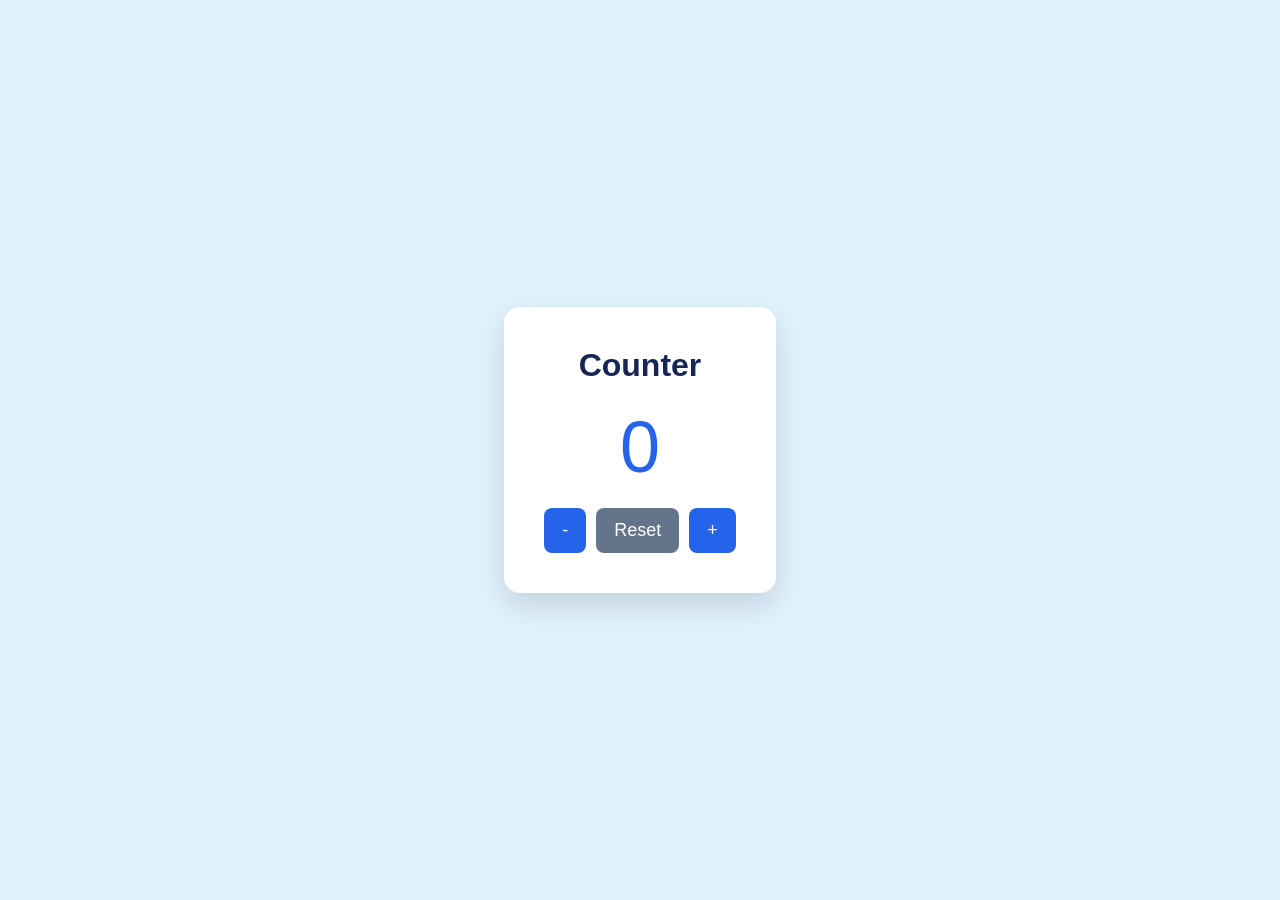
<file: counter-up/index.html>
<!doctype html>
<html lang="en">

<head>
    <meta charset="UTF-8">
    <meta name="viewport" content="width=device-width, initial-scale=1.0">
    <title>Counter Up</title>
    <link rel="stylesheet" href="style.css">
</head>

<body>
    <main class="card">
        <h1>Counter</h1>
        <p id="count">0</p>
        <div class="buttons"><button id="decrease">-</button><button id="reset">Reset</button><button
                id="increase">+</button></div>
    </main>
    <script src="script.js"></script>
</body>

</html>
</file>
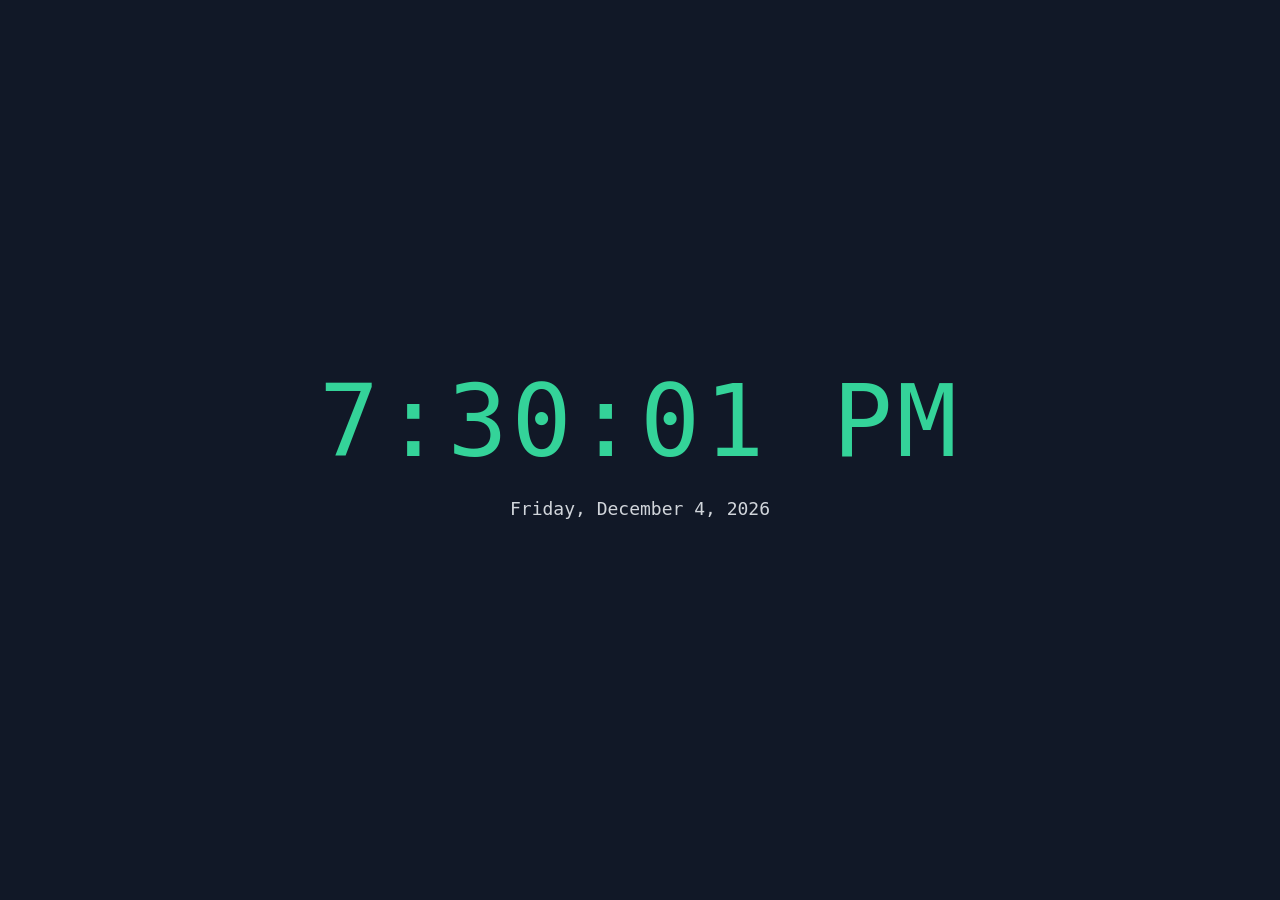
<file: digital-clock/index.html>
<!doctype html>
<html lang="en">

<head>
    <meta charset="UTF-8">
    <meta name="viewport" content="width=device-width, initial-scale=1.0">
    <title>Digital Clock</title>
    <link rel="stylesheet" href="style.css">
</head>

<body>
    <main>
        <div id="clock">00:00:00</div>
        <p id="date"></p>
    </main>
    <script src="script.js"></script>
</body>

</html>
</file>
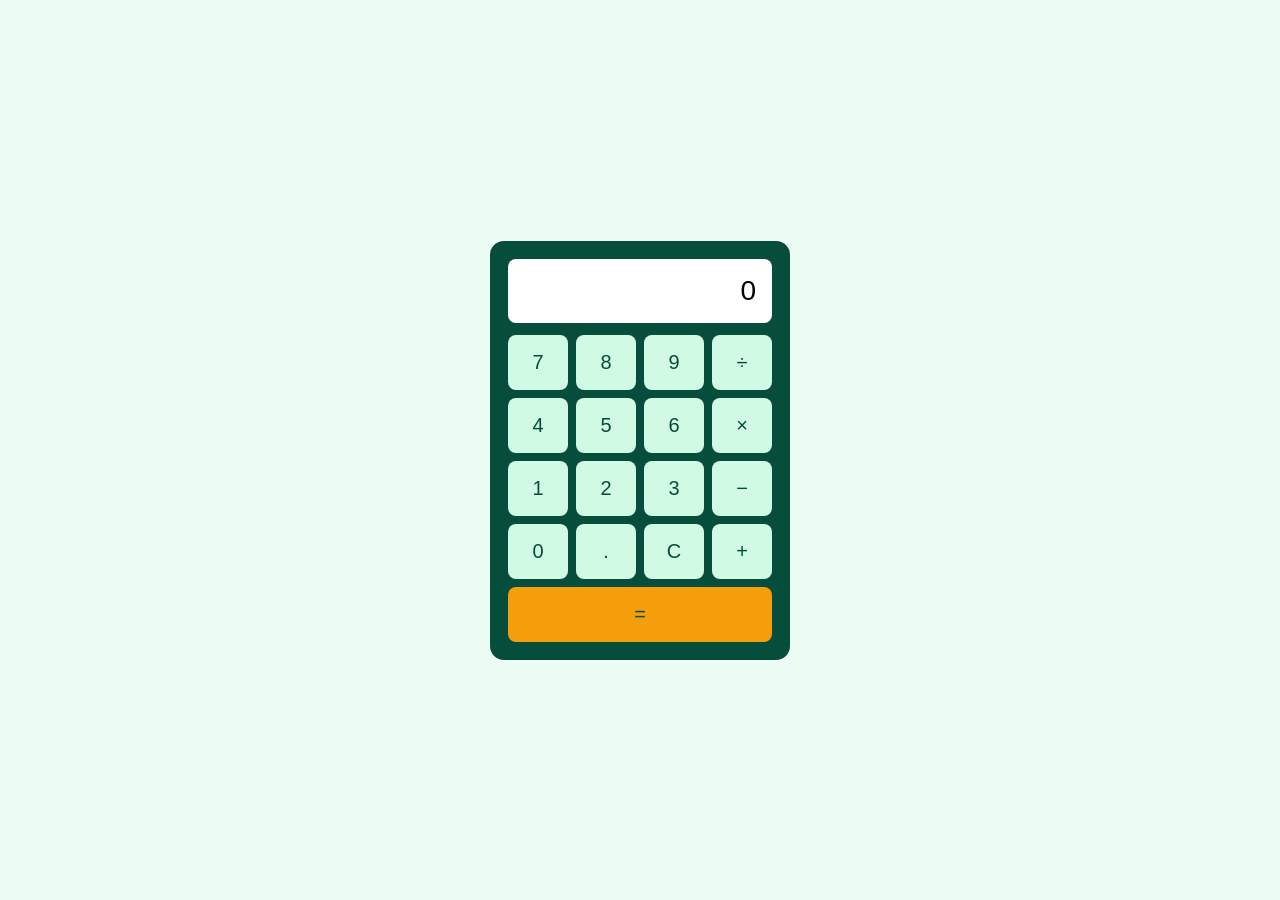
<file: interactive-calculator/index.html>
<!doctype html>
<html lang="en">

<head>
    <meta charset="UTF-8">
    <meta name="viewport" content="width=device-width, initial-scale=1.0">
    <title>Calculator</title>
    <link rel="stylesheet" href="style.css">
</head>

<body>
    <main class="calculator"><input id="display" value="0" readonly>
        <div class="keys"><button data-value="7">7</button><button data-value="8">8</button><button
                data-value="9">9</button><button data-value="/">÷</button><button data-value="4">4</button><button
                data-value="5">5</button><button data-value="6">6</button><button data-value="*">×</button><button
                data-value="1">1</button><button data-value="2">2</button><button data-value="3">3</button><button
                data-value="-">−</button><button data-value="0">0</button><button data-value=".">.</button><button
                id="clear">C</button><button data-value="+">+</button><button id="equals">=</button></div>
    </main>
    <script src="script.js"></script>
</body>

</html>
</file>
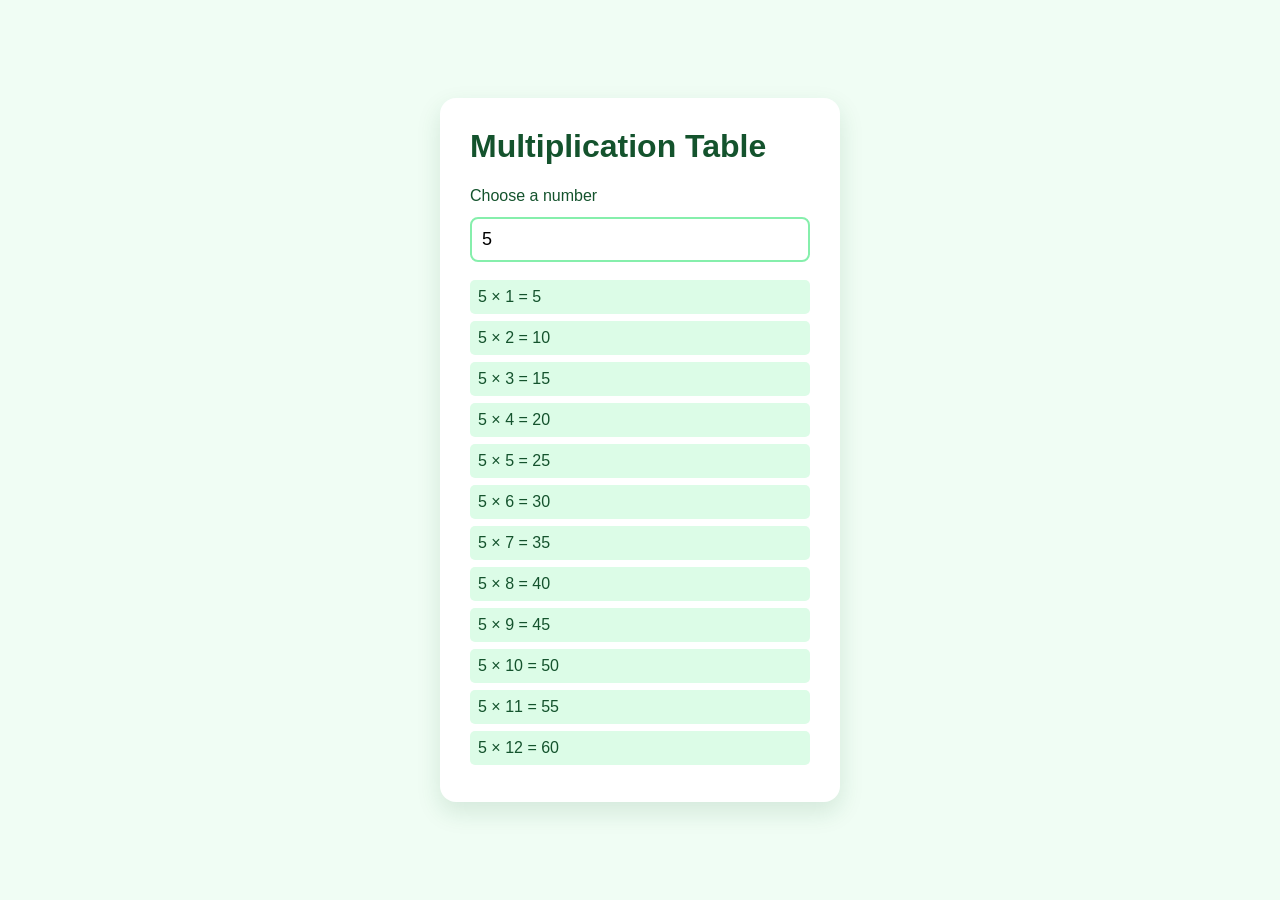
<file: multiplication/index.html>
<!doctype html>
<html lang="en">

<head>
    <meta charset="UTF-8">
    <meta name="viewport" content="width=device-width, initial-scale=1.0">
    <title>Multiplication</title>
    <link rel="stylesheet" href="style.css">
</head>

<body>
    <main class="card">
        <h1>Multiplication Table</h1><label for="number">Choose a number</label><input id="number" type="number"
            value="5" min="0">
        <div id="table"></div>
    </main>
    <script src="script.js"></script>
</body>

</html>
</file>
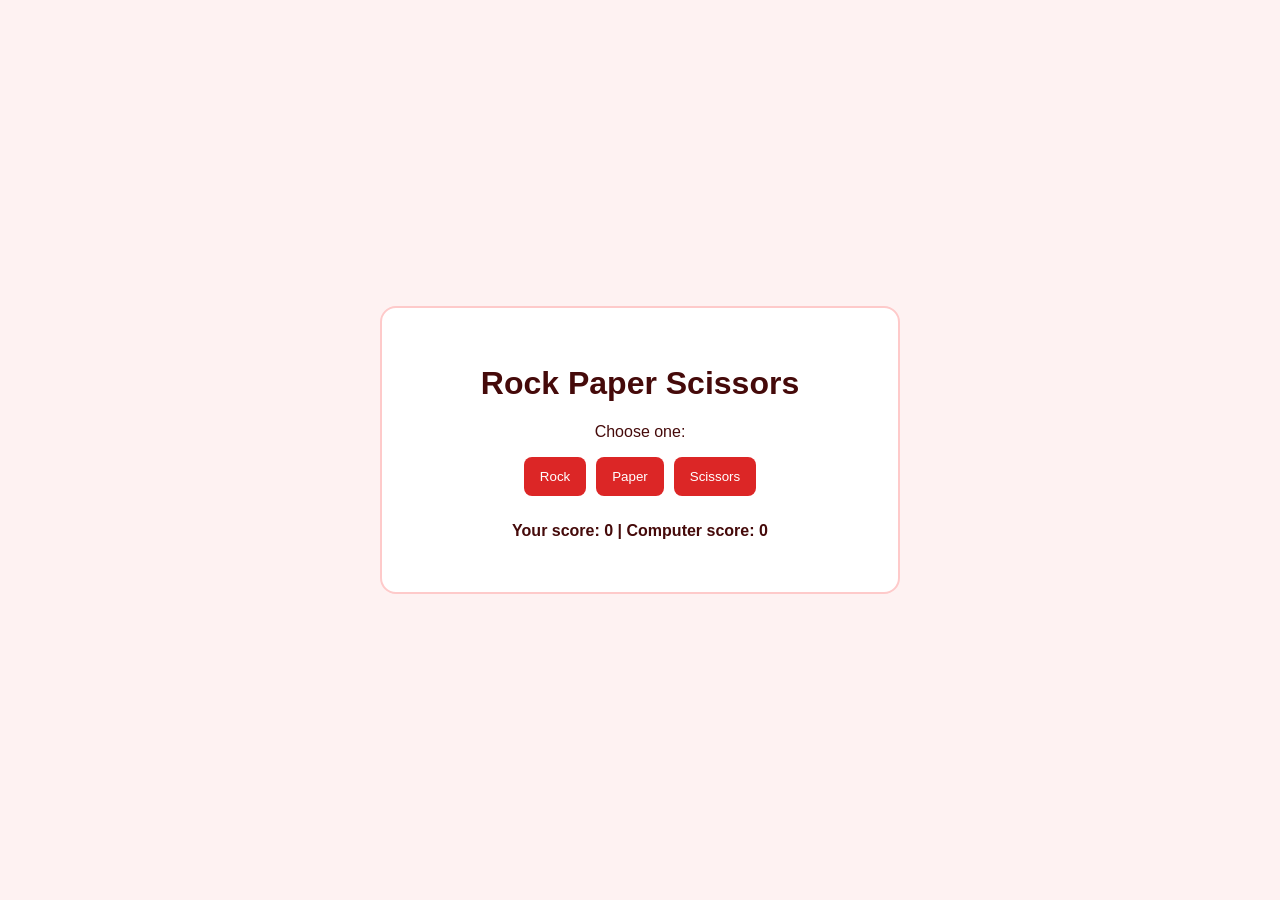
<file: rock-paper-scissors/index.html>
<!doctype html>
<html lang="en">

<head>
    <meta charset="UTF-8">
    <meta name="viewport" content="width=device-width, initial-scale=1.0">
    <title>Rock Paper Scissors</title>
    <link rel="stylesheet" href="style.css">
</head>

<body>
    <main class="card">
        <h1>Rock Paper Scissors</h1>
        <p>Choose one:</p>
        <div class="choices"><button data-choice="rock">Rock</button><button data-choice="paper">Paper</button><button
                data-choice="scissors">Scissors</button></div>
        <p id="result">Your score: 0 | Computer score: 0</p>
    </main>
    <script src="script.js"></script>
</body>

</html>
</file>
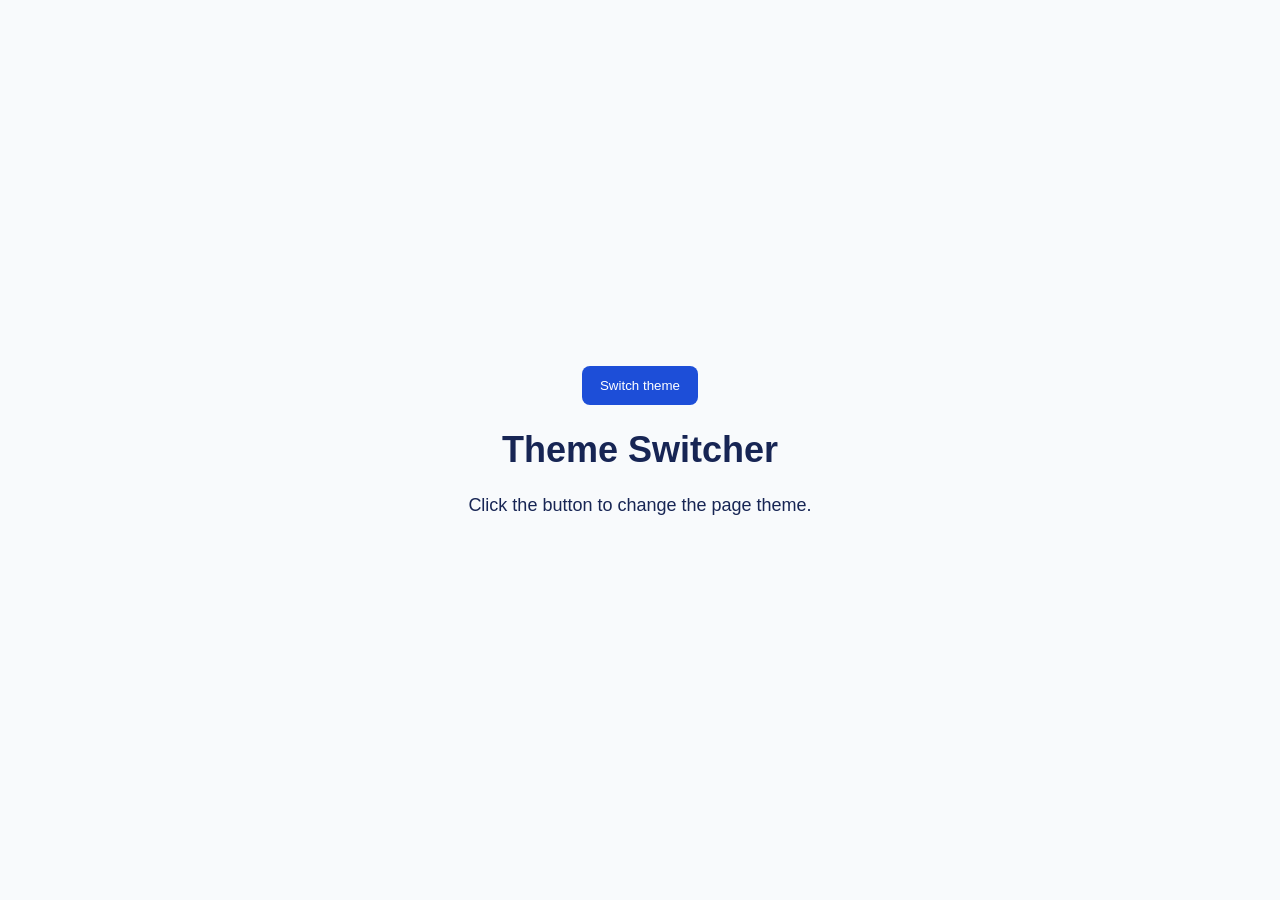
<file: theme-switcher/index.html>
<!doctype html>
<html lang="en">

<head>
    <meta charset="UTF-8">
    <meta name="viewport" content="width=device-width, initial-scale=1.0">
    <title>Theme Switcher</title>
    <link rel="stylesheet" href="style.css">
</head>

<body>
    <main><button id="toggle">Switch theme</button>
        <h1>Theme Switcher</h1>
        <p>Click the button to change the page theme.</p>
    </main>
    <script src="script.js"></script>
</body>

</html>
</file>
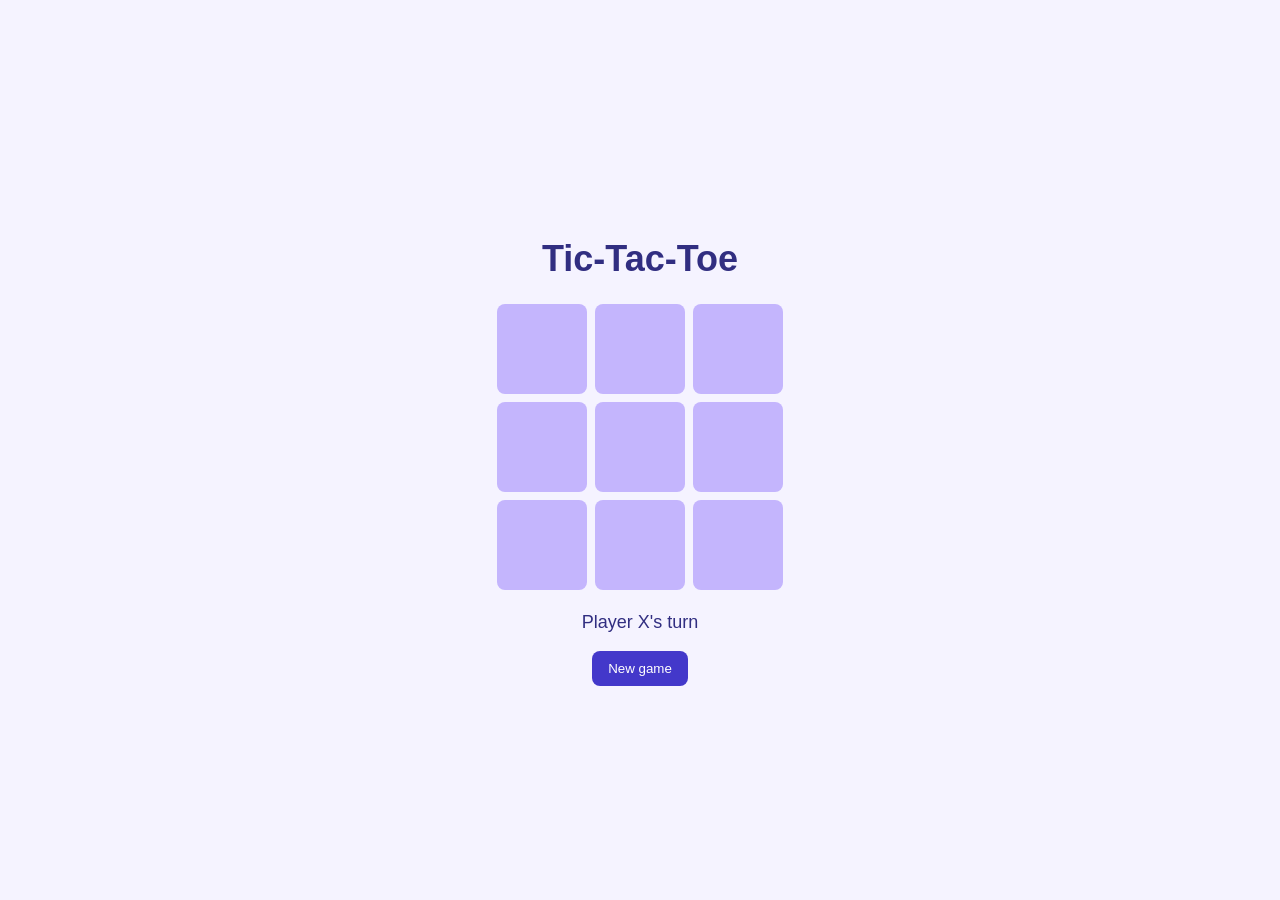
<file: tic-tac-toe/index.html>
<!doctype html>
<html lang="en">

<head>
    <meta charset="UTF-8">
    <meta name="viewport" content="width=device-width, initial-scale=1.0">
    <title>Tic-Tac-Toe</title>
    <link rel="stylesheet" href="style.css">
</head>

<body>
    <main>
        <h1>Tic-Tac-Toe</h1>
        <div id="board"></div>
        <p id="message">Player X's turn</p><button id="reset">New game</button>
    </main>
    <script src="script.js"></script>
</body>

</html>
</file>
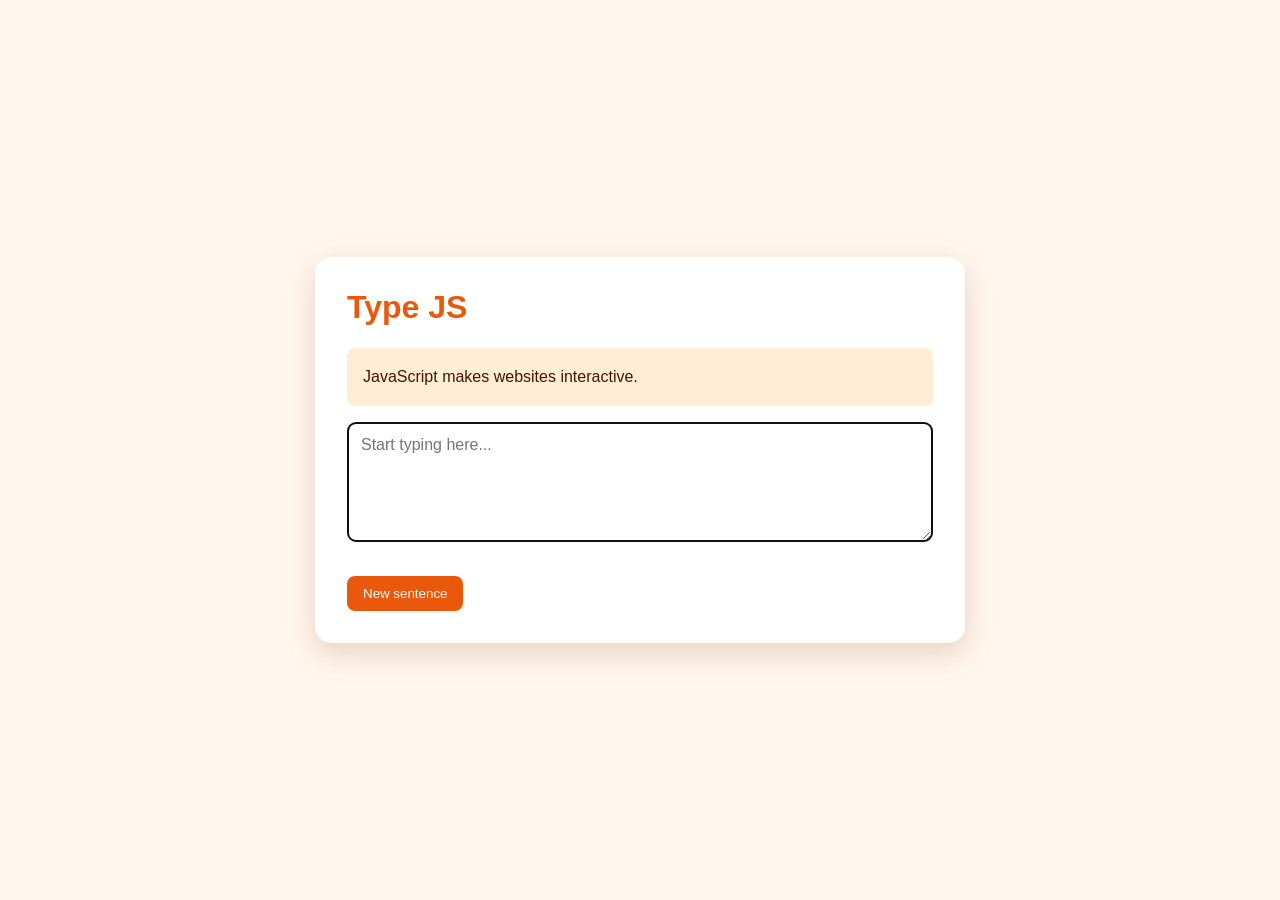
<file: type-js/index.html>
<!doctype html>
<html lang="en">

<head>
    <meta charset="UTF-8">
    <meta name="viewport" content="width=device-width, initial-scale=1.0">
    <title>Type JS</title>
    <link rel="stylesheet" href="style.css">
</head>

<body>
    <main class="card">
        <h1>Type JS</h1>
        <p id="quote">Loading...</p><textarea id="input" placeholder="Start typing here..."></textarea>
        <p id="result"></p><button id="new">New sentence</button>
    </main>
    <script src="script.js"></script>
</body>

</html>
</file>
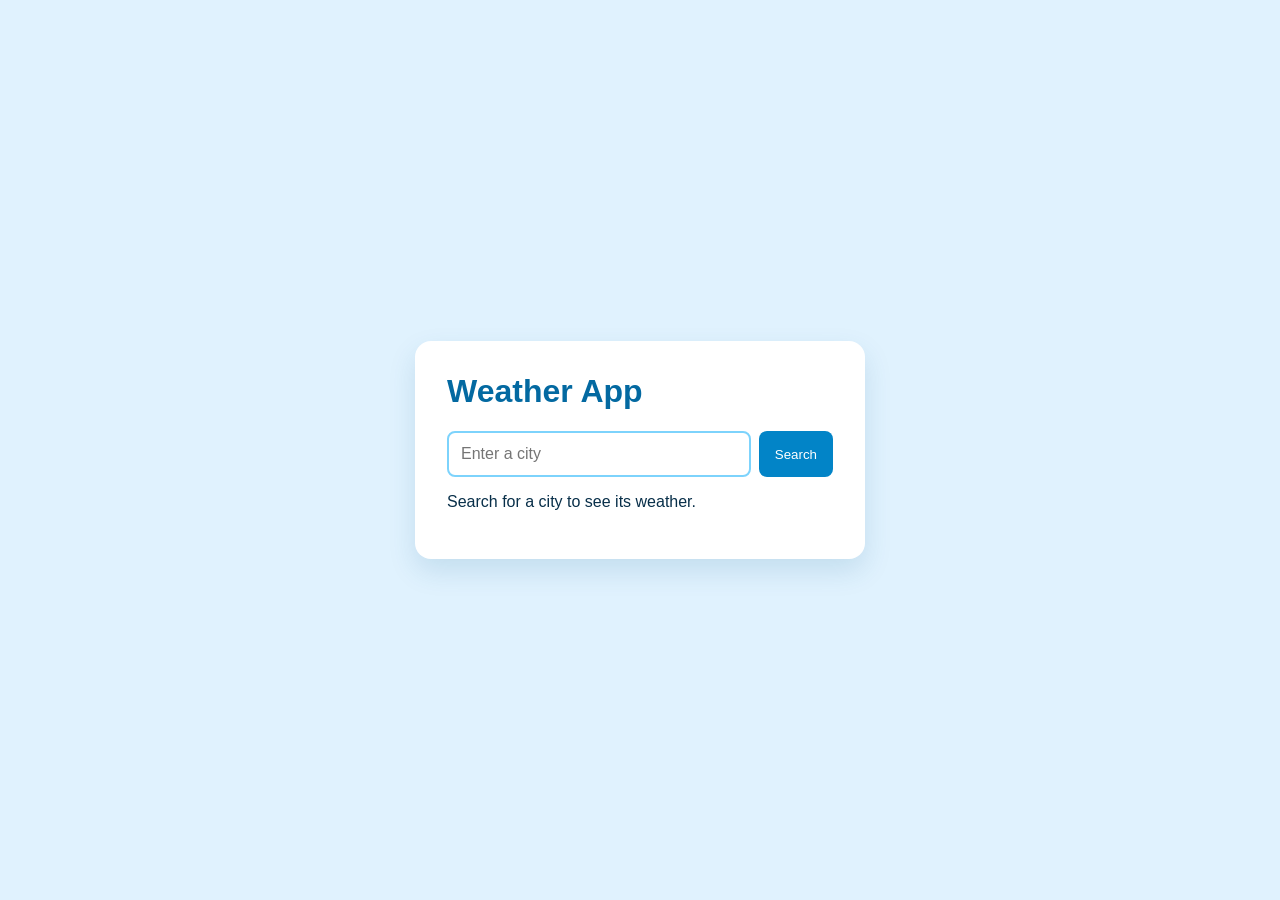
<file: weather-app/index.html>
<!doctype html>
<html lang="en">

<head>
    <meta charset="UTF-8">
    <meta name="viewport" content="width=device-width, initial-scale=1.0">
    <title>Weather App</title>
    <link rel="stylesheet" href="style.css">
</head>

<body>
    <main class="card">
        <h1>Weather App</h1>
        <form id="form"><input id="city" placeholder="Enter a city" required><button>Search</button></form>
        <p id="status">Search for a city to see its weather.</p>
        <section id="weather" hidden>
            <h2 id="place"></h2>
            <p id="temperature"></p>
            <p id="wind"></p>
        </section>
    </main>
    <script src="script.js"></script>
</body>

</html>
</file>
<file: counter-up/style.css>
* {
    box-sizing: border-box
}

body {
    margin: 0;
    min-height: 100vh;
    display: grid;
    place-items: center;
    background: #e0f2fe;
    font: 16px Arial;
    color: #172554
}

.card {
    background: white;
    padding: 40px;
    text-align: center;
    border-radius: 16px;
    box-shadow: 0 12px 30px #0002
}

.card h1 {
    margin-top: 0
}

.card p {
    font-size: 72px;
    margin: 20px;
    color: #2563eb
}

.buttons {
    display: flex;
    gap: 10px
}

.buttons button {
    border: 0;
    border-radius: 8px;
    padding: 12px 18px;
    font-size: 18px;
    cursor: pointer;
    background: #2563eb;
    color: white
}

.buttons button:nth-child(2) {
    background: #64748b
}
</file>
<file: digital-clock/style.css>
* {
    box-sizing: border-box
}

body {
    margin: 0;
    min-height: 100vh;
    display: grid;
    place-items: center;
    background: #111827;
    color: #f9fafb;
    font-family: monospace
}

main {
    text-align: center;
    padding: 30px
}

#clock {
    font-size: clamp(42px, 12vw, 100px);
    letter-spacing: 4px;
    color: #34d399
}

#date {
    font-size: 18px;
    color: #d1d5db
}
</file>
<file: interactive-calculator/style.css>
* {
    box-sizing: border-box
}

body {
    margin: 0;
    min-height: 100vh;
    display: grid;
    place-items: center;
    background: #ecfdf5;
    font: 20px Arial
}

.calculator {
    width: 300px;
    padding: 18px;
    background: #064e3b;
    border-radius: 14px
}

.calculator input {
    width: 100%;
    margin-bottom: 12px;
    padding: 16px;
    text-align: right;
    font-size: 28px;
    border: 0;
    border-radius: 8px
}

.keys {
    display: grid;
    grid-template-columns: repeat(4, 1fr);
    gap: 8px
}

.keys button {
    padding: 16px;
    border: 0;
    border-radius: 8px;
    background: #d1fae5;
    color: #064e3b;
    font-size: 20px;
    cursor: pointer
}

.keys button:hover {
    background: #a7f3d0
}

.keys #equals {
    grid-column: span 4;
    background: #f59e0b
}
</file>
<file: multiplication/style.css>
* {
    box-sizing: border-box
}

body {
    margin: 0;
    min-height: 100vh;
    display: grid;
    place-items: center;
    background: #f0fdf4;
    font: 16px Arial;
    color: #14532d
}

.card {
    width: min(400px, 92%);
    padding: 30px;
    background: white;
    border-radius: 16px;
    box-shadow: 0 10px 25px #16653422
}

.card h1 {
    margin-top: 0
}

.card input {
    display: block;
    width: 100%;
    margin: 12px 0 18px;
    padding: 10px;
    font-size: 18px;
    border: 2px solid #86efac;
    border-radius: 8px
}

#table p {
    margin: 7px 0;
    padding: 8px;
    background: #dcfce7;
    border-radius: 5px
}
</file>
<file: rock-paper-scissors/style.css>
* {
    box-sizing: border-box
}

body {
    margin: 0;
    min-height: 100vh;
    display: grid;
    place-items: center;
    background: #fef2f2;
    font: 16px Arial;
    color: #450a0a
}

.card {
    width: min(520px, 92%);
    padding: 36px;
    text-align: center;
    background: white;
    border: 2px solid #fecaca;
    border-radius: 16px
}

.choices {
    display: flex;
    justify-content: center;
    gap: 10px;
    flex-wrap: wrap
}

.choices button {
    padding: 12px 16px;
    border: 0;
    border-radius: 8px;
    background: #dc2626;
    color: #fff;
    cursor: pointer
}

#result {
    margin-top: 26px;
    font-weight: bold
}
</file>
<file: theme-switcher/style.css>
* {
    box-sizing: border-box
}

body {
    margin: 0;
    min-height: 100vh;
    display: grid;
    place-items: center;
    background: #f8fafc;
    color: #172554;
    font: 18px Arial;
    transition: .3s
}

main {
    text-align: center;
    padding: 40px
}

button {
    padding: 12px 18px;
    border: 0;
    border-radius: 8px;
    background: #1d4ed8;
    color: #fff;
    cursor: pointer
}

body.dark {
    background: #172554;
    color: #e0f2fe
}

body.dark button {
    background: #f59e0b;
    color: #172554
}
</file>
<file: tic-tac-toe/style.css>
* {
    box-sizing: border-box
}

body {
    margin: 0;
    min-height: 100vh;
    display: grid;
    place-items: center;
    background: #f5f3ff;
    color: #312e81;
    font: 18px Arial
}

main {
    text-align: center
}

#board {
    display: grid;
    grid-template-columns: repeat(3, 90px);
    gap: 8px;
    margin: 22px auto
}

.cell {
    width: 90px;
    height: 90px;
    border: 0;
    border-radius: 8px;
    background: #c4b5fd;
    color: #312e81;
    font-size: 42px;
    cursor: pointer
}

.cell:hover {
    background: #a78bfa
}

button#reset {
    padding: 10px 16px;
    border: 0;
    border-radius: 8px;
    background: #4338ca;
    color: white;
    cursor: pointer
}
</file>
<file: type-js/style.css>
* {
    box-sizing: border-box
}

body {
    margin: 0;
    min-height: 100vh;
    display: grid;
    place-items: center;
    background: #fff7ed;
    font: 16px Arial;
    color: #431407
}

.card {
    width: min(650px, 92%);
    background: #fff;
    padding: 32px;
    border-radius: 16px;
    box-shadow: 0 10px 30px #9a341233
}

.card h1 {
    margin-top: 0;
    color: #ea580c
}

#quote {
    line-height: 1.6;
    background: #ffedd5;
    padding: 16px;
    border-radius: 8px
}

textarea {
    width: 100%;
    height: 120px;
    padding: 12px;
    font: inherit;
    border: 2px solid #fdba74;
    border-radius: 8px;
    resize: vertical
}

button {
    margin-top: 14px;
    padding: 10px 16px;
    border: 0;
    border-radius: 8px;
    background: #ea580c;
    color: white;
    cursor: pointer
}
</file>
<file: weather-app/style.css>
* {
    box-sizing: border-box
}

body {
    margin: 0;
    min-height: 100vh;
    display: grid;
    place-items: center;
    background: #e0f2fe;
    color: #082f49;
    font: 16px Arial
}

.card {
    width: min(450px, 92%);
    padding: 32px;
    background: #fff;
    border-radius: 16px;
    box-shadow: 0 12px 28px #07598522
}

.card h1 {
    margin-top: 0;
    color: #0369a1
}

form {
    display: flex;
    gap: 8px
}

input {
    min-width: 0;
    flex: 1;
    padding: 12px;
    border: 2px solid #7dd3fc;
    border-radius: 8px;
    font: inherit
}

button {
    padding: 12px 16px;
    border: 0;
    border-radius: 8px;
    background: #0284c7;
    color: #fff;
    cursor: pointer
}

#weather {
    margin-top: 22px;
    padding: 18px;
    background: #e0f2fe;
    border-radius: 10px
}

#temperature {
    font-size: 34px;
    font-weight: bold;
    margin: 8px 0;
    color: #0369a1
}
</file>
